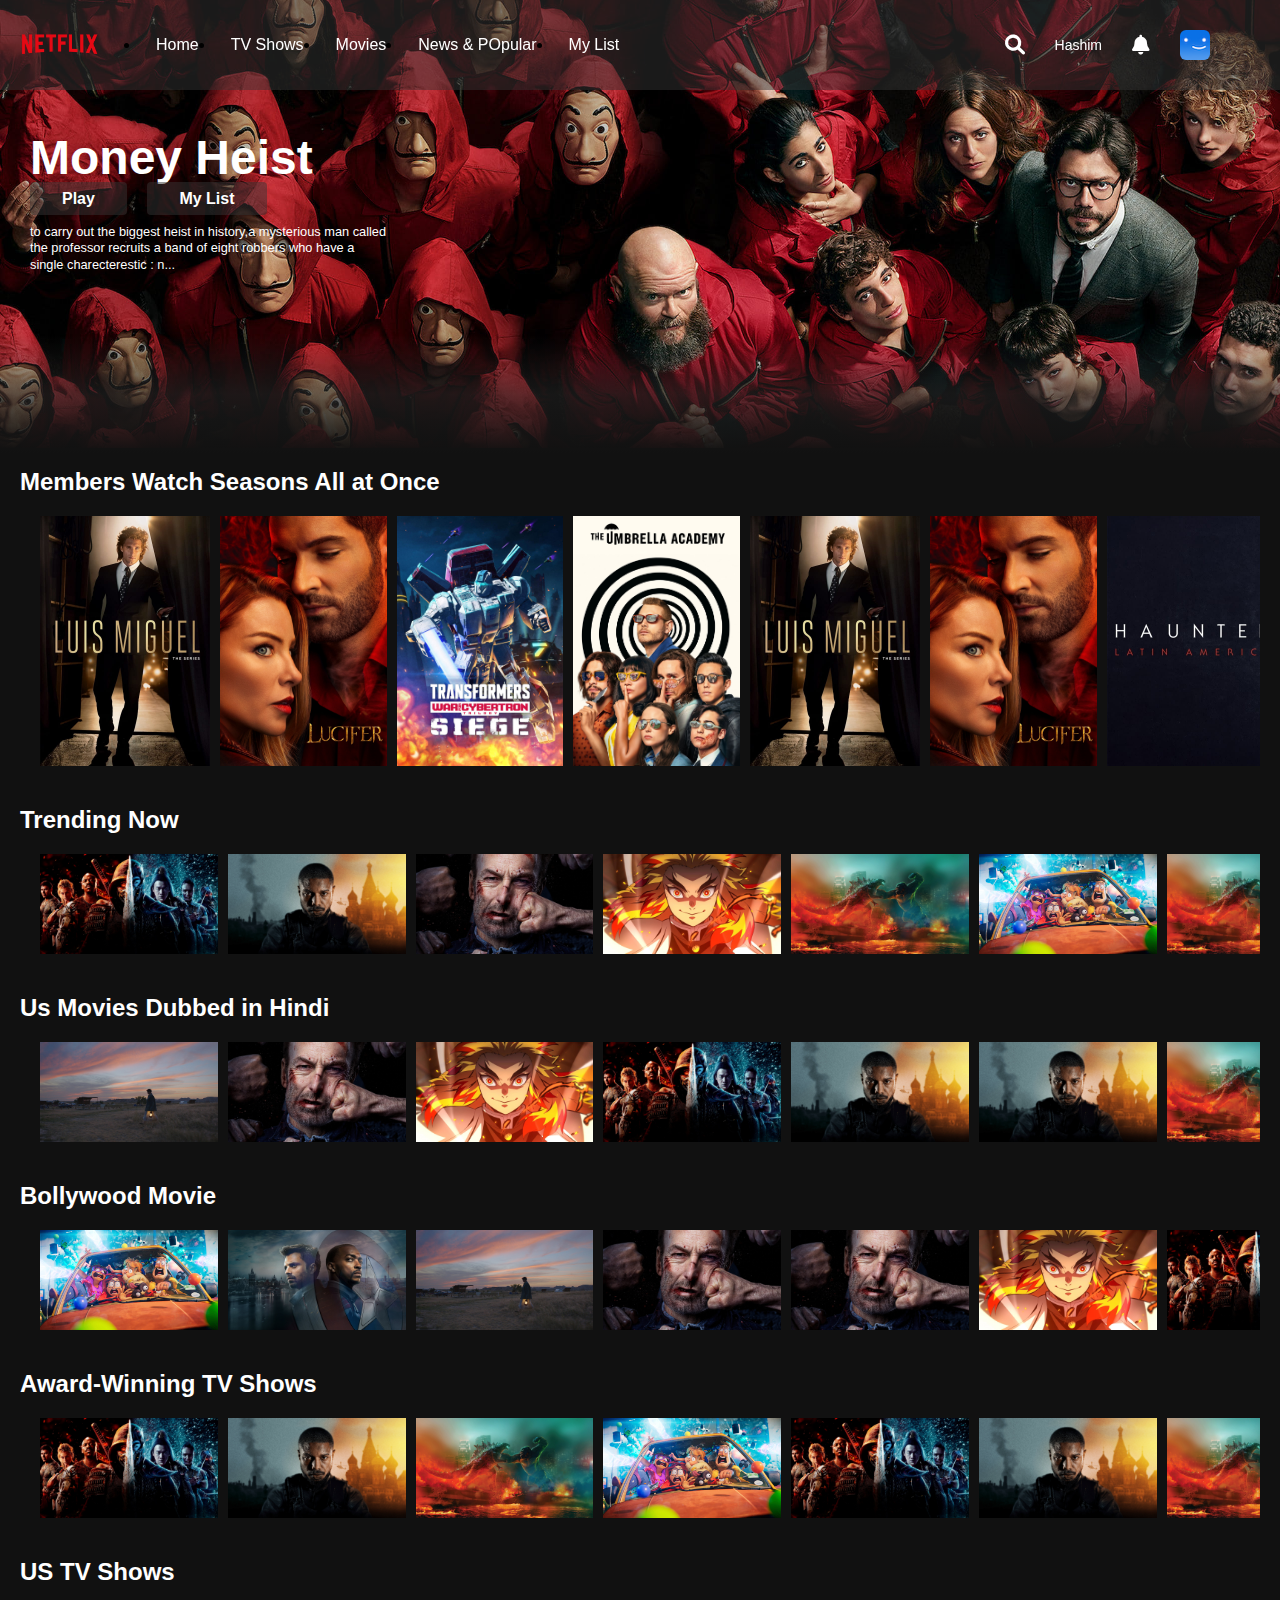
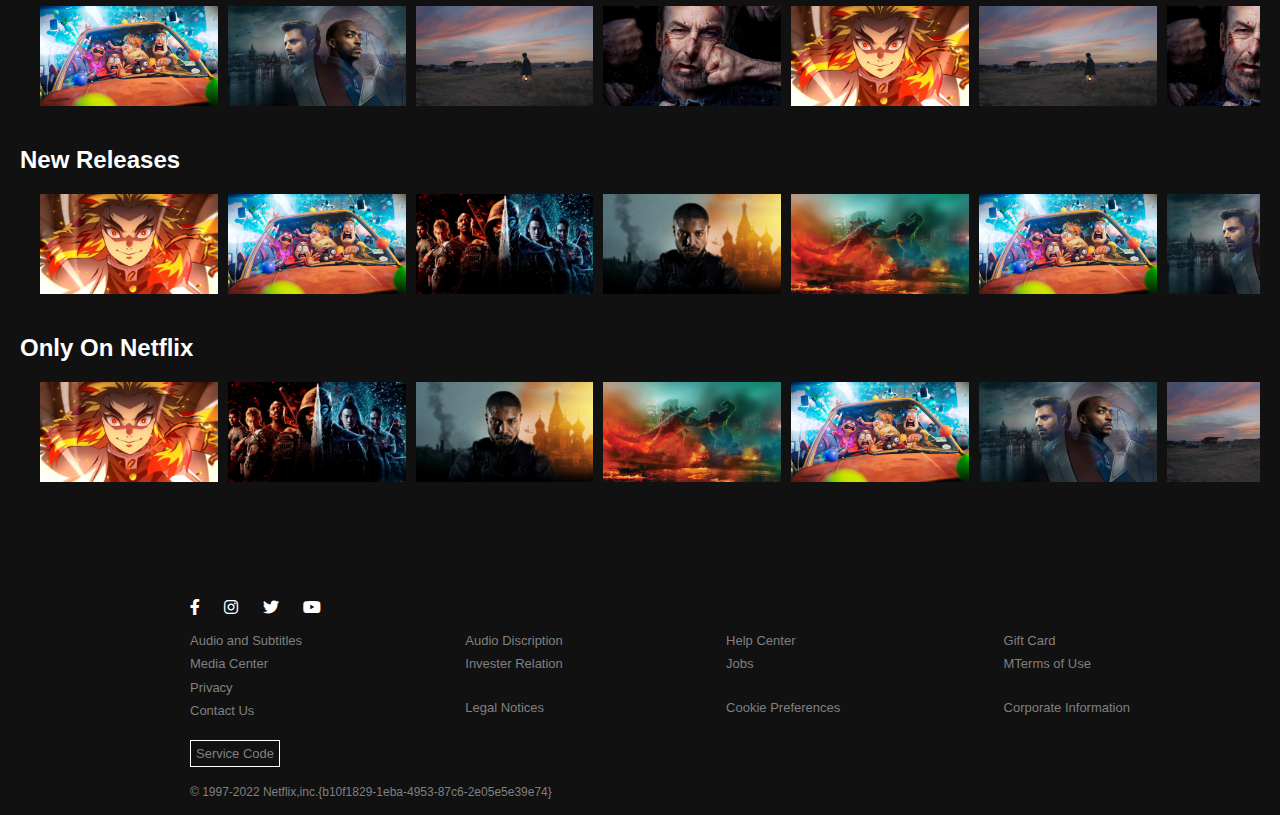
<file: index.html>
<!DOCTYPE html>
<html lang="en">
<head>
    <meta charset="UTF-8">
    <meta http-equiv="X-UA-Compatible" content="IE=edge">
    <meta name="viewport" content="width=device-width, initial-scale=1.0">
    <title>Netflix</title>
    <link href="style.css" rel="stylesheet">
    <link rel="stylesheet" href="/fontawesome-free-6.1.1-web/fontawesome-free-6.1.1-web/css/all.css">
<body>


    
    <!-- nav bar starts -->
<div class="nav">
    <div class="inner_nav_left">
        <img src="Images/netflix-logo.png" alt="" class="nav_logo">
        <ul>
            <li><a href="#home">Home</a></li>
            <li><a href="#news">TV Shows</a></li>
            <li><a href="#contact">Movies</a></li>
            <li><a href="#about">News & POpular</a></li>
            <li><a href="#contact">My List</a></li>
        </ul>
    </div>
    <div class="inner_nav_right">
        <i id="search" class="fa-solid fa-magnifying-glass"></i>
        <a id="user_name" href="#">Hashim</a>
        <i id="notification" class="fa-solid fa-bell"></i>
        <img src="Images/avatar-2.png" alt="" class="nav_avatar">

    </div>
</div>
    <!-- nav bar ends -->


    <!--Header-->
    <div class="banner">
        <div class="banner_contents">
            <h1 class="banner_Title">Money Heist</h1>
            <div class="banner_bottons">
                <botton class="banner_botton">Play</botton>
                <botton class="banner_botton">My List</botton> 
            </div>
            <div class="banner_description">
                to carry out the biggest heist in history,a mysterious man called the professor recruits
                a band of eight robbers who have a single charecterestic : n...
            </div>
        </div>
        <div class="banner--fadeBottom">

        </div>
    </div>
    <!--Netflix Originals-->
    <div class="row">
        <h2>Members Watch Seasons All at Once</h2>
        <div class="row_posters">
             <img src="Images/large-movie1.jpg" alt="" class="row_poster row_posterLarg">
             <img src="Images/large-movie2.jpg" alt="" class="row_poster row_posterLarg">
             <img src="Images/large-movie7.jpg" alt="" class="row_poster row_posterLarg">
             <img src="Images/large-movie8.jpg" alt="" class="row_poster row_posterLarg">
             <img src="Images/large-movie1.jpg" alt="" class="row_poster row_posterLarg">
             <img src="Images/large-movie2.jpg" alt="" class="row_poster row_posterLarg">
             <img src="Images/large-movie3.jpg" alt="" class="row_poster row_posterLarg">
             <img src="Images/large-movie4.jpg" alt="" class="row_poster row_posterLarg">
             <img src="Images/large-movie5.jpg" alt="" class="row_poster row_posterLarg">
             <img src="Images/large-movie6.jpg" alt="" class="row_poster row_posterLarg">
             <img src="Images/large-movie7.jpg" alt="" class="row_poster row_posterLarg">
             <img src="Images/large-movie8.jpg" alt="" class="row_poster row_posterLarg">
             <img src="Images/large-movie3.jpg" alt="" class="row_poster row_posterLarg">
             <img src="Images/large-movie4.jpg" alt="" class="row_poster row_posterLarg">
             <img src="Images/large-movie5.jpg" alt="" class="row_poster row_posterLarg">
             <img src="Images/large-movie6.jpg" alt="" class="row_poster row_posterLarg">
            
            </div>
    </div>
    <!--Trending Now-->
    <div class="row">
        <h2>Trending Now</h2>
        <div class="row_posters">
             <img src="Images/small-movie1.jpg" alt="" class="row_poster "/>
             <img src="Images/small-movie2.jpg" alt="" class="row_poster "/>
             <img src="Images/small-movie7.jpg" alt="" class="row_poster "/>
             <img src="Images/small-movie8.jpg" alt="" class="row_poster "/>    
             <img src="Images/small-movie3.jpg" alt="" class="row_poster "/>
             <img src="Images/small-movie4.jpg" alt="" class="row_poster "/>
             <img src="Images/small-movie3.jpg" alt="" class="row_poster "/>
             <img src="Images/small-movie4.jpg" alt="" class="row_poster "/>
             <img src="Images/small-movie5.jpg" alt="" class="row_poster "/>
             <img src="Images/small-movie5.jpg" alt="" class="row_poster "/>
             <img src="Images/small-movie6.jpg" alt="" class="row_poster "/>
             <img src="Images/small-movie7.jpg" alt="" class="row_poster "/>
             <img src="Images/small-movie8.jpg" alt="" class="row_poster "/>
             <img src="Images/small-movie1.jpg" alt="" class="row_poster "/>
             <img src="Images/small-movie2.jpg" alt="" class="row_poster "/>
             <img src="Images/small-movie6.jpg" alt="" class="row_poster "/>
            
        </div>
    </div>
     <!--Top Rated-->
     <div class="row">
        <h2>Us Movies Dubbed in Hindi</h2>
        <div class="row_posters">
            <img src="Images/small-movie6.jpg" alt="" class="row_poster "/>
            <img src="Images/small-movie7.jpg" alt="" class="row_poster "/>
            <img src="Images/small-movie8.jpg" alt="" class="row_poster "/>
             <img src="Images/small-movie1.jpg" alt="" class="row_poster "/>
             <img src="Images/small-movie2.jpg" alt="" class="row_poster "/>
           
             <img src="Images/small-movie2.jpg" alt="" class="row_poster "/>
             <img src="Images/small-movie3.jpg" alt="" class="row_poster "/>
             <img src="Images/small-movie4.jpg" alt="" class="row_poster "/>
             <img src="Images/small-movie3.jpg" alt="" class="row_poster "/>
             <img src="Images/small-movie4.jpg" alt="" class="row_poster "/>
             <img src="Images/small-movie5.jpg" alt="" class="row_poster "/>
             <img src="Images/small-movie6.jpg" alt="" class="row_poster "/>
             <img src="Images/small-movie7.jpg" alt="" class="row_poster "/>
             <img src="Images/small-movie8.jpg" alt="" class="row_poster "/>
             <img src="Images/small-movie1.jpg" alt="" class="row_poster "/>
             <img src="Images/small-movie5.jpg" alt="" class="row_poster "/>
            
        </div>
    </div>
    <!--Action Movies-->
    <div class="row">
        <h2>Bollywood Movie</h2>
        <div class="row_posters">
            <img src="Images/small-movie4.jpg" alt="" class="row_poster "/>
            <img src="Images/small-movie5.jpg" alt="" class="row_poster "/>
            <img src="Images/small-movie6.jpg" alt="" class="row_poster "/>
            <img src="Images/small-movie7.jpg" alt="" class="row_poster "/>
             <img src="Images/small-movie7.jpg" alt="" class="row_poster "/>
             <img src="Images/small-movie8.jpg" alt="" class="row_poster "/>
             <img src="Images/small-movie1.jpg" alt="" class="row_poster "/>
             <img src="Images/small-movie2.jpg" alt="" class="row_poster "/>
             <img src="Images/small-movie3.jpg" alt="" class="row_poster "/>
         
             <img src="Images/small-movie8.jpg" alt="" class="row_poster "/>
             <img src="Images/small-movie1.jpg" alt="" class="row_poster "/>
             <img src="Images/small-movie2.jpg" alt="" class="row_poster "/>
             <img src="Images/small-movie3.jpg" alt="" class="row_poster "/>
             <img src="Images/small-movie4.jpg" alt="" class="row_poster "/>
             <img src="Images/small-movie5.jpg" alt="" class="row_poster "/>
             <img src="Images/small-movie6.jpg" alt="" class="row_poster "/>
        </div>
    </div>
     <!--Comedy MOvies-->
     <div class="row">
        <h2>Award-Winning TV Shows</h2>
        <div class="row_posters">
            
             <img src="Images/small-movie1.jpg" alt="" class="row_poster "/>
             <img src="Images/small-movie2.jpg" alt="" class="row_poster "/>
             <img src="Images/small-movie3.jpg" alt="" class="row_poster "/>
             <img src="Images/small-movie4.jpg" alt="" class="row_poster "/>
             <img src="Images/small-movie1.jpg" alt="" class="row_poster "/>
             <img src="Images/small-movie2.jpg" alt="" class="row_poster "/>
             <img src="Images/small-movie3.jpg" alt="" class="row_poster "/>
             <img src="Images/small-movie4.jpg" alt="" class="row_poster "/>
             <img src="Images/small-movie5.jpg" alt="" class="row_poster "/>
             <img src="Images/small-movie6.jpg" alt="" class="row_poster "/>
             <img src="Images/small-movie7.jpg" alt="" class="row_poster "/>
             <img src="Images/small-movie8.jpg" alt="" class="row_poster "/>
             <img src="Images/small-movie5.jpg" alt="" class="row_poster "/>
             <img src="Images/small-movie6.jpg" alt="" class="row_poster "/>
             <img src="Images/small-movie7.jpg" alt="" class="row_poster "/>
             <img src="Images/small-movie8.jpg" alt="" class="row_poster "/>
        </div>
    </div>
    <!--Horror MOvies-->
    <div class="row">
        <h2>US TV Shows</h2>
        <div class="row_posters">
            <img src="Images/small-movie4.jpg" alt="" class="row_poster "/>
            <img src="Images/small-movie5.jpg" alt="" class="row_poster "/>
            <img src="Images/small-movie6.jpg" alt="" class="row_poster "/>
            <img src="Images/small-movie7.jpg" alt="" class="row_poster "/>
            <img src="Images/small-movie8.jpg" alt="" class="row_poster "/>
             <img src="Images/small-movie6.jpg" alt="" class="row_poster "/>
             <img src="Images/small-movie7.jpg" alt="" class="row_poster "/>
             <img src="Images/small-movie8.jpg" alt="" class="row_poster "/>
             <img src="Images/small-movie1.jpg" alt="" class="row_poster "/>
             <img src="Images/small-movie1.jpg" alt="" class="row_poster "/>
             <img src="Images/small-movie2.jpg" alt="" class="row_poster "/>
             <img src="Images/small-movie3.jpg" alt="" class="row_poster "/>
             <img src="Images/small-movie4.jpg" alt="" class="row_poster "/>
             <img src="Images/small-movie5.jpg" alt="" class="row_poster "/>
             <img src="Images/small-movie2.jpg" alt="" class="row_poster "/>
             <img src="Images/small-movie3.jpg" alt="" class="row_poster "/>
            
        </div>
    </div>
    <!--Romance MOvies-->
    <div class="row">
        <h2>New Releases</h2>
        <div class="row_posters">
            
             <img src="Images/small-movie8.jpg" alt="" class="row_poster "/>
             <img src="Images/small-movie4.jpg" alt="" class="row_poster "/>
             <img src="Images/small-movie1.jpg" alt="" class="row_poster "/>
             <img src="Images/small-movie2.jpg" alt="" class="row_poster "/>
             <img src="Images/small-movie3.jpg" alt="" class="row_poster "/>
             <img src="Images/small-movie4.jpg" alt="" class="row_poster "/>
             <img src="Images/small-movie5.jpg" alt="" class="row_poster "/>
             <img src="Images/small-movie6.jpg" alt="" class="row_poster "/>
             <img src="Images/small-movie7.jpg" alt="" class="row_poster "/>
             <img src="Images/small-movie5.jpg" alt="" class="row_poster "/>
             <img src="Images/small-movie6.jpg" alt="" class="row_poster "/>
             <img src="Images/small-movie1.jpg" alt="" class="row_poster "/>
             <img src="Images/small-movie2.jpg" alt="" class="row_poster "/>
             <img src="Images/small-movie3.jpg" alt="" class="row_poster "/>
             <img src="Images/small-movie7.jpg" alt="" class="row_poster "/>
             <img src="Images/small-movie8.jpg" alt="" class="row_poster "/>
        </div>
    </div>
    <!--Documentaries-->
    <div class="row">
        <h2>Only On Netflix</h2>
        <div class="row_posters">
            <img src="Images/small-movie8.jpg" alt="" class="row_poster "/>
            <img src="Images/small-movie1.jpg" alt="" class="row_poster "/>
            <img src="Images/small-movie2.jpg" alt="" class="row_poster "/>
            <img src="Images/small-movie3.jpg" alt="" class="row_poster "/>
            <img src="Images/small-movie4.jpg" alt="" class="row_poster "/>
            <img src="Images/small-movie5.jpg" alt="" class="row_poster "/>
            <img src="Images/small-movie6.jpg" alt="" class="row_poster "/>
            <img src="Images/small-movie7.jpg" alt="" class="row_poster "/>
             <img src="Images/small-movie1.jpg" alt="" class="row_poster "/>
             <img src="Images/small-movie2.jpg" alt="" class="row_poster "/>
             <img src="Images/small-movie3.jpg" alt="" class="row_poster "/>
             <img src="Images/small-movie4.jpg" alt="" class="row_poster "/>
             <img src="Images/small-movie5.jpg" alt="" class="row_poster "/>
             <img src="Images/small-movie6.jpg" alt="" class="row_poster "/>
             <img src="Images/small-movie7.jpg" alt="" class="row_poster "/>
            <img src="Images/small-movie8.jpg" alt="" class="row_poster "/>
        </div>
    </div>
    <div class="footer">
        <div class="footer_icon">
            <i class="fa-brands fa-facebook-f"></i>
            <i class="fa-brands fa-instagram"></i>
            <i class="fa-brands fa-twitter"></i>
            <i class="fa-brands fa-youtube"></i>
            


            
        </div>
       
        <div class="footer_member">
            

            <ul>
                <li>Audio and Subtitles</li>
                <li>Media Center</li>
                <li>Privacy</li>
                <li>Contact Us</li>
                <li ><a href="#" class="Service_code">Service Code</a></li>

            </ul>
            <ul>
                <li>Audio Discription</li>
                <li>Invester Relation</li>
                <li>Legal Notices</li>
                

            </ul>
            <ul>
                <li>Help Center</li>
                <li>Jobs</li>
                <li>Cookie Preferences</li>
                

            </ul>
            <ul>
                <li>Gift Card</li>
                <li>MTerms of Use</li>
                <li>Corporate Information</li>
                

            </ul>

        </div>
        <div class="copyright_text">
            <span>© 1997-2022 Netflix,inc.{b10f1829-1eba-4953-87c6-2e05e5e39e74}</span>
        </div>
        
       
    </div>


</body>
</html>
</file>
<file: style.css>
*{
    margin: 0;
    box-sizing: border-box;
}

body{
    font-family: sans-serif;
    background-color: #111;
}

.row_poster{
    width: 100%;
    object-fit: contain;
    max-height: 100px;
    margin-right: 10px;
    transition: transform .5s;

}

/* ENTIRE ROW */
.row_posters{
    
    display: flex;
    overflow-x:scroll ;
    padding: 20px;
}

.row_poster:hover{
    transform: scale(1.08);
}

.row_posters::-webkit-scrollbar{
    display: none;
}

.row_posterLarg{
    max-height: 250px;

}

.row{
    color: white;
    margin: 20px
}

/*banner*/

.banner{
    background-image: url(Images/banner.jpg);
    background-size: cover;
    background-position: center;
    color: white;
    object-fit: contain;
    height: 448px;

}

.banner_contents{
    margin-left: 30px;
    padding-top: 130px;
    height: 190px;
}
.banner_Title{
    font-size: 3rem;
    font-weight: 800;
    padding-bottom: 0.3rem;

}
.banner_description{

width: 45rem;
line-height: 1.3;
padding-top: 1rem;
font-size: 0.8rem;
max-width: 360px;
height: 180px;

}
.banner_botton{
    cursor: pointer;
    color: white;
    font-weight: 700;
    border-radius: 4px;
    padding-left: 32px;
    padding-right: 32px;
    margin-right: 16px;
    padding-top: 8px;
    padding-bottom: 8px;
    background-color: rgba( 51, 51, 51, 0.5);
}
.banner_botton:hover{
    color:black;
    background-color: #e6e6e6;
    transition: 0.2s;
}

.banner--fadeBottom{
    margin-top: 145px;
    height: 7.4rem;
    background-image: linear-gradient(180deg, transparent ,rgba(37,37,37,0.61),#111);
}

/* nav bar */
.nav_logo{
    width: 80px;
    object-fit: contain;
}
.nav_avatar{
    width: 30px;
    object-fit: contain;
    border-radius: 6px;
    
}
.inner_nav_right{
    
    display: flex;
    align-items: center;
    margin-right: 50px;

}
.inner_nav_left{
    display: flex;
    align-items: center;
}
.nav{
    position: fixed;
    top: 0;
    width: 100%;
    display:flex;
    justify-content: space-between;
   
    padding: 20px;
    z-index: 1;
    transition:0.5s;
    background-color: rgba( 51, 51, 51, 0.5);;

}
.nav li {
    float: left;
    text-align: left;
}
  
.nav li a {
    
    display: block;
    color: white;
    padding: 16px;
    text-decoration: none;
}
.nav li a:hover{
      color: gray;
}
#search{
    color: white;
    font-size: 20px;
    margin-right: 30px; 
    cursor: pointer;
}
#notification{
    color: white;
    font-size: 20px;  
    margin-right: 30px; 
    cursor: pointer;
}
#user_name{
    color: white;
    font-size: 14px;
    text-decoration-style: solid;
    text-decoration: none;
    margin-right: 30px; 
    cursor: pointer;
}

  /* nav bar ends */



/* footer starts */

.footer{
    width: 100%;
    background-color:rgb(17, 17, 17);
    margin-top: -33px;

}

.footer_member{
    display: flex;
    justify-content: space-between;
    color:gray;
    width: 980px;
    height: 126px;
    margin: 50px;
    line-height: 1.8;
    margin: 0px auto ;
    
}

.footer_member li{
    float: none;
    list-style: none;
    font-size: 13px;
}
.footer_member li:hover{
    text-decoration: underline;
    cursor: pointer;
}
.footer_member li:last-child{
    text-decoration: none;
    margin-top: 20px;
}

.Service_code{
    border: 1px solid white;
    color: gray;
    text-align: center;
    padding: 5px;
    font-size: 13px;
    font-weight: 400;
    margin-top: 40px;
    text-decoration: none;
    width: 93px;
}

.Service_code:hover{
    color: white;
}
.footer_icon{
    color: white;
    margin: 130px auto 0;
    width: 980px;
    height:30px;
    padding-left: 40px;
}

.footer_icon i{
    margin-right: 20px;
    cursor: pointer;
}
.copyright_text{

    margin: 30px auto 0;
    width: 980px;
    height:30px;
    padding-left: 40px;
    font-size: 12px;
}
.copyright_text span{
    color:gray
    

}
</file>
